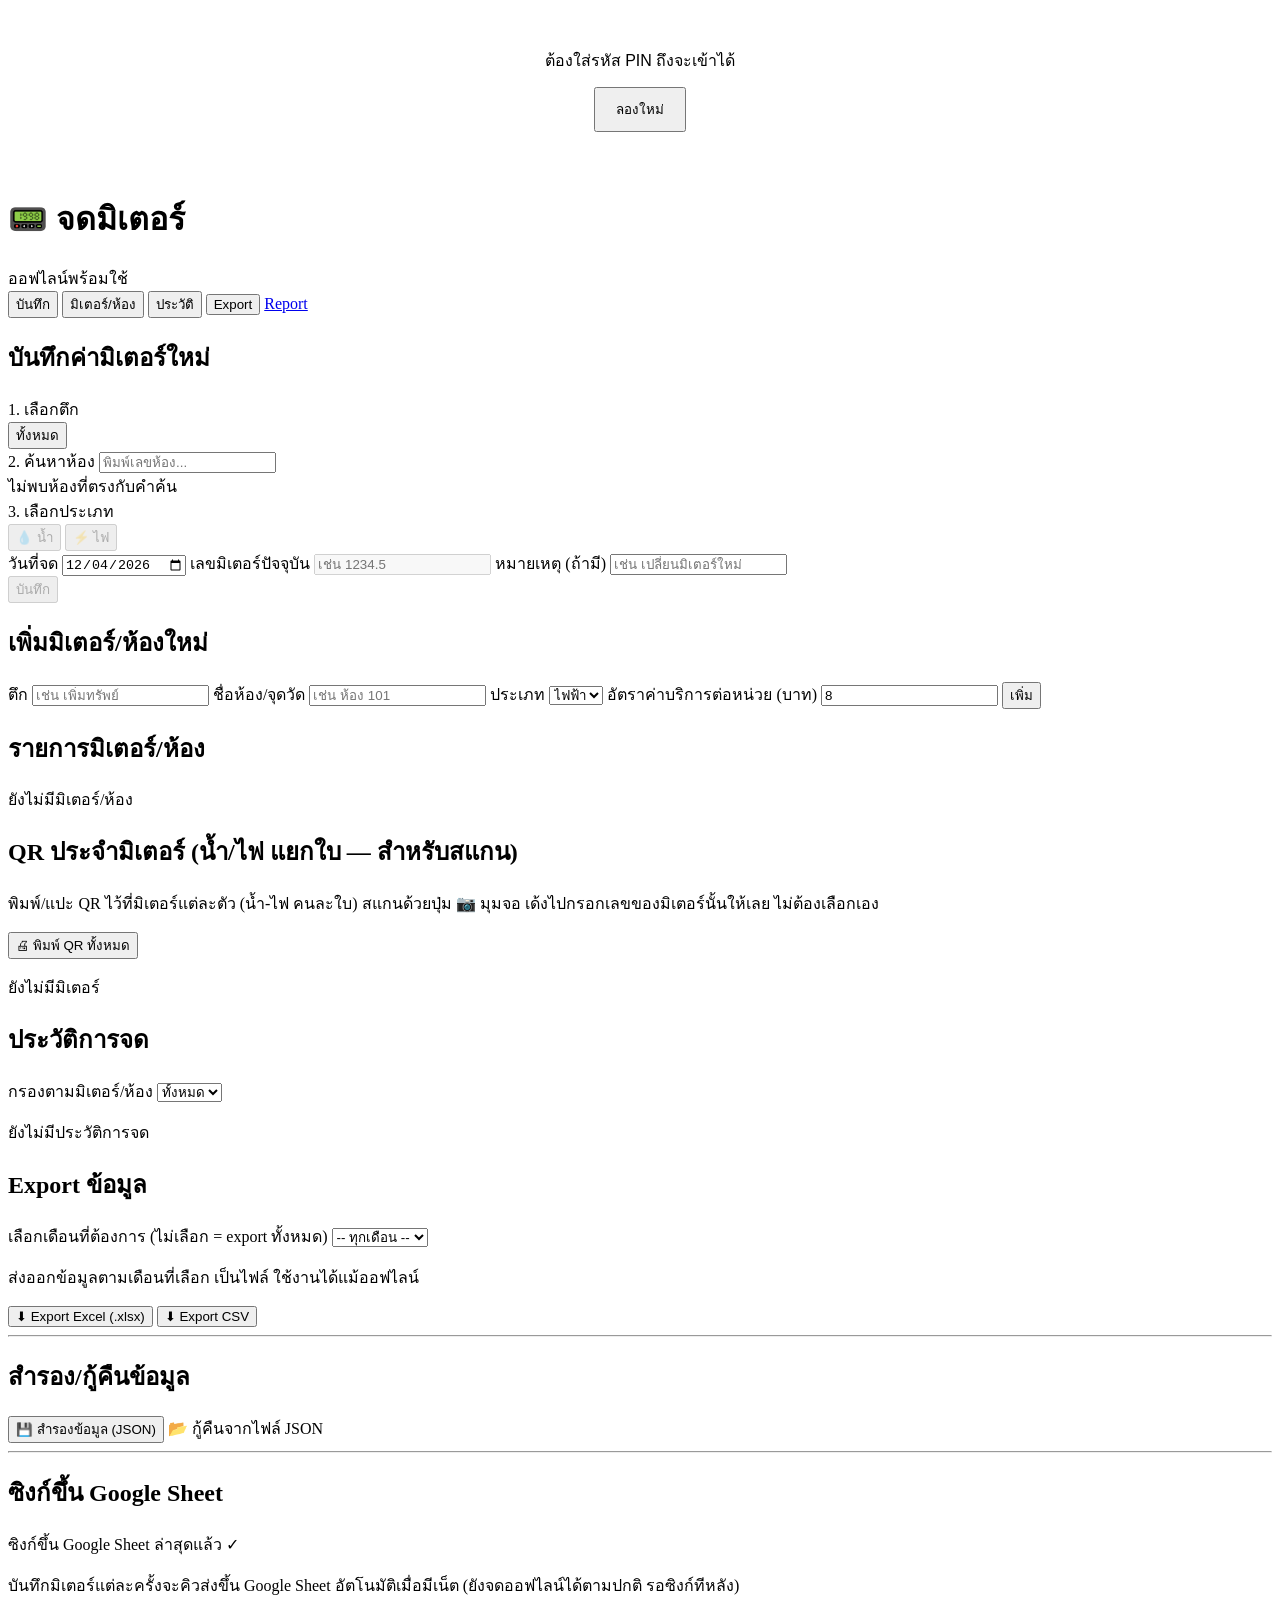
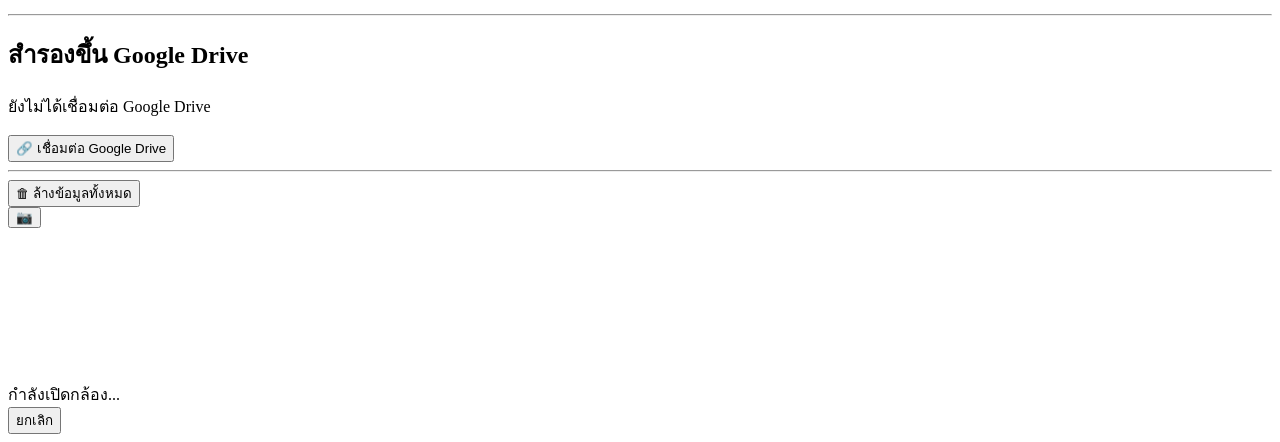
<file: index.html>
<!DOCTYPE html>
<html lang="th">
<head>
<meta charset="UTF-8">
<meta name="viewport" content="width=device-width, initial-scale=1.0, maximum-scale=1, user-scalable=no">
<title>จดมิเตอร์</title>
<link rel="manifest" href="manifest.json">
<meta name="theme-color" content="#1565c0">
<link rel="icon" href="icons/icon-192.png">
<link rel="apple-touch-icon" href="icons/icon-192.png">
<link rel="stylesheet" href="style.css">
<script>
// PIN gate เบาๆ กันคนเดินผ่านมาเปิดดู (ไม่ใช่ความปลอดภัยจริงจัง — ยังเรียก Apps Script
// endpoint ตรง ๆ ได้ถ้ารู้ URL) จำไว้ต่อแท็บ ปิดแท็บแล้วต้องใส่ใหม่
(function () {
  var PIN = '655655';
  var KEY = 'meterapp_pin_ok_v1';
  if (sessionStorage.getItem(KEY) === '1') return;
  document.documentElement.style.visibility = 'hidden';
  function ask() {
    var input = prompt('ใส่รหัส PIN');
    if (input === null) {
      document.documentElement.innerHTML = '<body style="font-family:sans-serif;padding:40px;text-align:center;">ต้องใส่รหัส PIN ถึงจะเข้าได้<br><button onclick="location.reload()" style="margin-top:14px;padding:10px 20px;">ลองใหม่</button></body>';
      document.documentElement.style.visibility = 'visible';
      return;
    }
    if (input === PIN) {
      sessionStorage.setItem(KEY, '1');
      document.documentElement.style.visibility = 'visible';
    } else {
      alert('รหัสไม่ถูกต้อง');
      ask();
    }
  }
  ask();
})();
</script>
</head>
<body>
<header class="topbar">
  <h1>📟 จดมิเตอร์</h1>
  <span id="offlineBadge" class="badge">ออฟไลน์พร้อมใช้</span>
</header>

<nav class="tabs">
  <button class="tab-btn active" data-tab="readings">บันทึก</button>
  <button class="tab-btn" data-tab="meters">มิเตอร์/ห้อง</button>
  <button class="tab-btn" data-tab="history">ประวัติ</button>
  <button class="tab-btn" data-tab="export">Export</button>
  <a class="tab-btn" href="report.html">Report</a>
</nav>

<main>
  <!-- TAB: บันทึกค่ามิเตอร์ -->
  <section id="tab-readings" class="tab-content active">
    <div class="card">
      <h2>บันทึกค่ามิเตอร์ใหม่</h2>

      <label>1. เลือกตึก</label>
      <div class="building-filter" id="buildingFilter"></div>

      <label>2. ค้นหาห้อง</label>
      <input type="text" id="roomSearch" placeholder="พิมพ์เลขห้อง...">
      <div class="room-list" id="roomList"></div>

      <label>3. เลือกประเภท</label>
      <div class="type-toggle">
        <button type="button" class="type-btn water" id="typeWaterBtn" disabled>
          <span class="icon">💧</span> น้ำ
        </button>
        <button type="button" class="type-btn electric" id="typeElectricBtn" disabled>
          <span class="icon">⚡</span> ไฟ
        </button>
      </div>

      <div class="selection-summary" id="selectionSummary">
        <div class="headline" id="summaryHeadline"></div>
        <div class="prev-line" id="prevInfo"></div>
      </div>
      <div id="sameDayWarning" class="same-day-warning"></div>

      <label>วันที่จด</label>
      <input type="date" id="readingDate">

      <label>เลขมิเตอร์ปัจจุบัน</label>
      <input type="number" step="0.01" id="currentReading" placeholder="เช่น 1234.5" disabled>

      <label>หมายเหตุ (ถ้ามี)</label>
      <input type="text" id="readingNote" placeholder="เช่น เปลี่ยนมิเตอร์ใหม่">

      <div id="calcPreview" class="calc-preview"></div>

      <button id="saveReadingBtn" class="btn-primary" disabled>บันทึก</button>
    </div>
  </section>

  <!-- TAB: จัดการมิเตอร์/ห้อง -->
  <section id="tab-meters" class="tab-content">
    <div class="card">
      <h2>เพิ่มมิเตอร์/ห้องใหม่</h2>
      <label>ตึก</label>
      <input type="text" id="meterBuilding" placeholder="เช่น เพิ่มทรัพย์">
      <label>ชื่อห้อง/จุดวัด</label>
      <input type="text" id="meterName" placeholder="เช่น ห้อง 101">
      <label>ประเภท</label>
      <select id="meterType">
        <option value="electric">ไฟฟ้า</option>
        <option value="water">น้ำ</option>
      </select>
      <label>อัตราค่าบริการต่อหน่วย (บาท)</label>
      <input type="number" step="0.01" id="meterRate" value="8">
      <button id="addMeterBtn" class="btn-primary">เพิ่ม</button>
    </div>
    <div class="card">
      <h2>รายการมิเตอร์/ห้อง</h2>
      <div id="meterList" class="list"></div>
    </div>
    <div class="card">
      <h2>QR ประจำมิเตอร์ (น้ำ/ไฟ แยกใบ — สำหรับสแกน)</h2>
      <p class="hint">พิมพ์/แปะ QR ไว้ที่มิเตอร์แต่ละตัว (น้ำ-ไฟ คนละใบ) สแกนด้วยปุ่ม 📷 มุมจอ เด้งไปกรอกเลขของมิเตอร์นั้นให้เลย ไม่ต้องเลือกเอง</p>
      <button id="printAllQRBtn" class="btn-secondary">🖨 พิมพ์ QR ทั้งหมด</button>
      <div id="roomQRList" class="qr-room-list"></div>
    </div>
  </section>

  <!-- TAB: ประวัติ -->
  <section id="tab-history" class="tab-content">
    <div class="card">
      <h2>ประวัติการจด</h2>
      <label>กรองตามมิเตอร์/ห้อง</label>
      <select id="historyFilter"></select>
      <div id="historyList" class="list"></div>
    </div>
  </section>

  <!-- TAB: Export -->
  <section id="tab-export" class="tab-content">
    <div class="card">
      <h2>Export ข้อมูล</h2>
      <label>เลือกเดือนที่ต้องการ (ไม่เลือก = export ทั้งหมด)</label>
      <select id="exportMonthSelect"><option value="">-- ทุกเดือน --</option></select>
      <p class="hint">ส่งออกข้อมูลตามเดือนที่เลือก เป็นไฟล์ ใช้งานได้แม้ออฟไลน์</p>
      <button id="exportExcelBtn" class="btn-primary">⬇ Export Excel (.xlsx)</button>
      <button id="exportCsvBtn" class="btn-secondary">⬇ Export CSV</button>
      <hr>
      <h2>สำรอง/กู้คืนข้อมูล</h2>
      <button id="backupBtn" class="btn-secondary">💾 สำรองข้อมูล (JSON)</button>
      <label class="file-label">📂 กู้คืนจากไฟล์ JSON
        <input type="file" id="restoreFile" accept="application/json" hidden>
      </label>
      <hr>
      <h2>ซิงก์ขึ้น Google Sheet</h2>
      <p class="hint" id="sheetSyncStatus">ยังไม่ได้ตั้งค่า Google Sheet sync</p>
      <p class="hint">บันทึกมิเตอร์แต่ละครั้งจะคิวส่งขึ้น Google Sheet อัตโนมัติเมื่อมีเน็ต (ยังจดออฟไลน์ได้ตามปกติ รอซิงก์ทีหลัง)</p>
      <hr>
      <h2>สำรองขึ้น Google Drive</h2>
      <p class="hint" id="driveStatus">ยังไม่ได้เชื่อมต่อ Google Drive</p>
      <button id="driveConnectBtn" class="btn-secondary">🔗 เชื่อมต่อ Google Drive</button>
      <button id="driveBackupBtn" class="btn-primary" style="display:none;">☁️ สำรองขึ้น Drive ตอนนี้</button>
      <hr>
      <button id="clearAllBtn" class="btn-danger">🗑 ล้างข้อมูลทั้งหมด</button>
    </div>
  </section>
</main>

<div id="toast" class="toast"></div>

<button id="qrFab" class="qr-fab" title="สแกน QR ห้อง">📷</button>

<div id="qrScanModal" class="qr-scan-modal">
  <div class="qr-scan-box">
    <video id="qrScanVideo" autoplay muted playsinline></video>
    <canvas id="qrScanCanvas" style="display:none;"></canvas>
    <div id="qrScanStatus" class="qr-scan-status">กำลังเปิดกล้อง...</div>
    <button id="qrScanCancelBtn" class="btn-secondary">ยกเลิก</button>
  </div>
</div>

<script src="https://accounts.google.com/gsi/client" async defer></script>
<script src="xlsx.full.min.js"></script>
<script src="sync.js"></script>
<script src="app.js"></script>
<script src="drive.js"></script>
<script src="jsQR.js"></script>
<script src="qrcode.min.js"></script>
<script src="qr.js"></script>
</body>
</html>
</file>
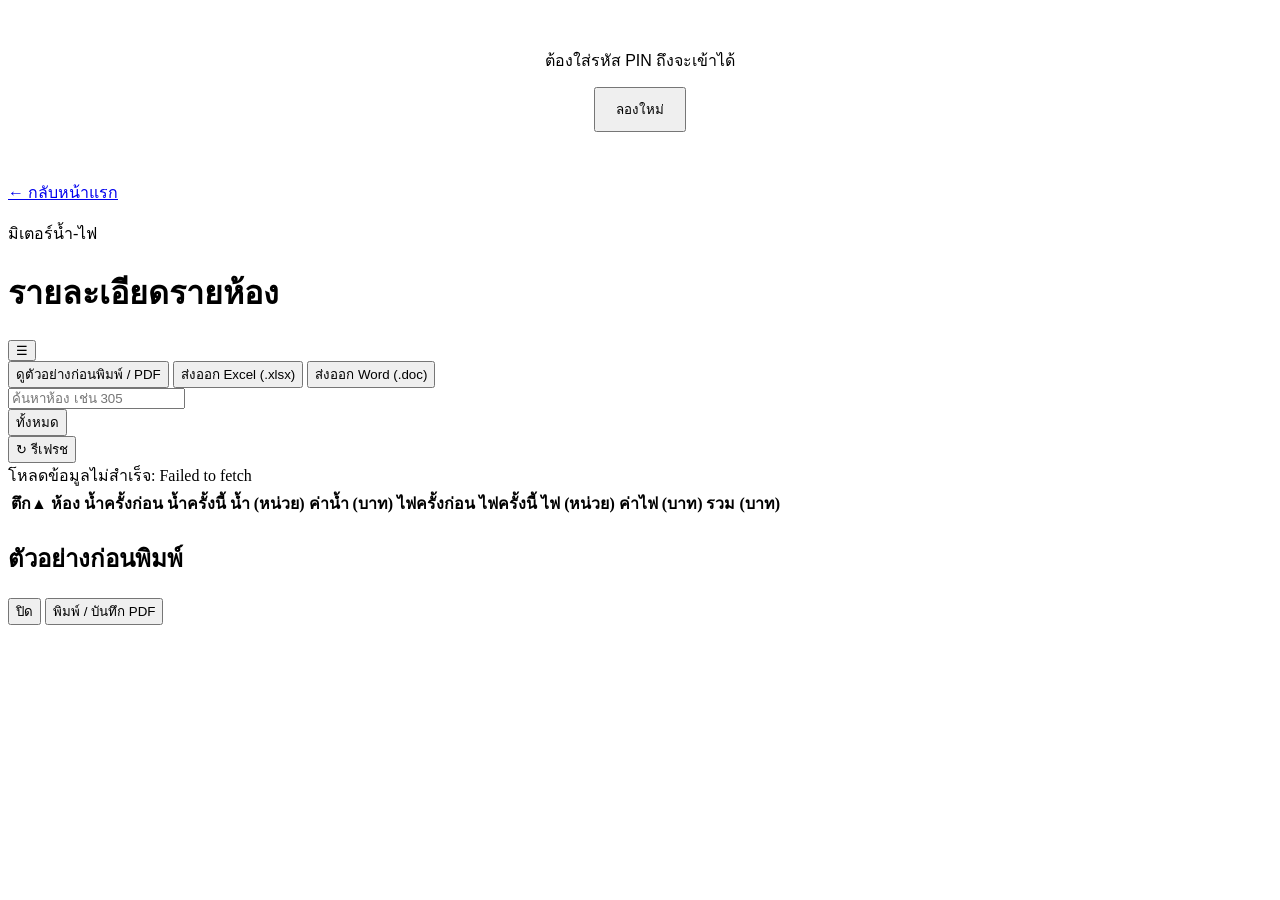
<file: report.html>
<!DOCTYPE html>
<html lang="th">
<head>
<meta charset="UTF-8">
<meta name="viewport" content="width=device-width, initial-scale=1.0">
<title>รายละเอียดรายห้อง — มิเตอร์น้ำ-ไฟ</title>
<script>
// PIN gate เบาๆ กันคนเดินผ่านมาเปิดดู (เหมือน index.html) — ใช้ key เดียวกันเพื่อ
// ไม่ต้องใส่ซ้ำถ้าเพิ่งใส่ที่หน้าจดมาแล้วในแท็บเดียวกัน
(function () {
  var PIN = '655655';
  var KEY = 'meterapp_pin_ok_v1';
  if (sessionStorage.getItem(KEY) === '1') return;
  document.documentElement.style.visibility = 'hidden';
  function ask() {
    var input = prompt('ใส่รหัส PIN');
    if (input === null) {
      document.documentElement.innerHTML = '<body style="font-family:sans-serif;padding:40px;text-align:center;">ต้องใส่รหัส PIN ถึงจะเข้าได้<br><button onclick="location.reload()" style="margin-top:14px;padding:10px 20px;">ลองใหม่</button></body>';
      document.documentElement.style.visibility = 'visible';
      return;
    }
    if (input === PIN) {
      sessionStorage.setItem(KEY, '1');
      document.documentElement.style.visibility = 'visible';
    } else {
      alert('รหัสไม่ถูกต้อง');
      ask();
    }
  }
  ask();
})();
</script>
<link rel="preconnect" href="https://fonts.googleapis.com">
<link rel="preconnect" href="https://fonts.gstatic.com" crossorigin>
<link href="https://fonts.googleapis.com/css2?family=IBM+Plex+Sans+Thai:wght@400;500;600;700&display=swap" rel="stylesheet">
<style>
  :root {
    --bg: #f0f2f5;
    --card-bg: #ffffff;
    --border: #e1e4e8;
    --text: #1a1a1a;
    --text-muted: #6b7280;
    --head-bg: #f7f8fa;
    --row-hover: #f5f7fa;
    --accent: #1565c0;
    --focus-ring: #1565c0;
    --warning: #c62828;
    --bar: #c7d7ef;
    --input-bg: #fafafa;
    --input-border: #ccc;
    --btn-bg: #eef1f5;
    --btn-active-bg: #1565c0;
    --btn-active-text: #ffffff;
  }
  @media (prefers-color-scheme: dark) {
    :root {
      --bg: #15181c;
      --card-bg: #1e2227;
      --border: #30353c;
      --text: #e8e9eb;
      --text-muted: #9aa0a8;
      --head-bg: #262b31;
      --row-hover: #262b31;
      --accent: #5b9bf0;
      --focus-ring: #5b9bf0;
      --warning: #ef6b6b;
      --bar: #2e3c57;
      --input-bg: #262b31;
      --input-border: #3a4149;
      --btn-bg: #262b31;
      --btn-active-bg: #5b9bf0;
      --btn-active-text: #10141a;
    }
  }
  * { box-sizing: border-box; }
  html, body {
    margin: 0;
    padding: 0;
    overflow-x: hidden;
    background: var(--bg);
    color: var(--text);
  }
  body {
    font-family: "IBM Plex Sans Thai", "Noto Sans Thai", -apple-system, "Segoe UI", Roboto, sans-serif;
    padding: 20px 14px 40px;
  }
  .card {
    max-width: 1400px;
    margin: 0 auto;
    background: var(--card-bg);
    border: 1px solid var(--border);
    border-radius: 12px;
    padding: 20px;
  }
  .back-link {
    display: inline-block;
    margin-bottom: 10px;
    font-size: 13px;
    color: var(--accent);
    text-decoration: none;
  }
  .back-link:focus-visible {
    outline: 2px solid var(--focus-ring);
    outline-offset: 2px;
  }
  .eyebrow {
    margin: 0 0 4px;
    font-size: 13px;
    color: var(--text-muted);
  }
  h1 {
    margin: 0 0 16px;
    font-size: 22px;
    font-weight: 700;
  }
  .controls {
    display: flex;
    flex-wrap: wrap;
    gap: 10px;
    margin-bottom: 14px;
  }
  #searchInput {
    flex: 1 1 220px;
    min-width: 160px;
    padding: 10px 12px;
    font-size: 15px;
    font-family: inherit;
    border: 1px solid var(--input-border);
    border-radius: 8px;
    background: var(--input-bg);
    color: var(--text);
  }
  #searchInput:focus-visible {
    outline: 2px solid var(--focus-ring);
    outline-offset: 1px;
  }
  .building-filter {
    display: flex;
    gap: 6px;
    flex-wrap: wrap;
  }
  .filter-btn {
    padding: 10px 14px;
    font-size: 14px;
    font-family: inherit;
    font-weight: 500;
    border: 1px solid var(--input-border);
    border-radius: 8px;
    background: var(--btn-bg);
    color: var(--text);
    cursor: pointer;
  }
  .filter-btn.active {
    background: var(--btn-active-bg);
    color: var(--btn-active-text);
    border-color: var(--btn-active-bg);
  }
  .filter-btn:focus-visible,
  .filter-btn:focus-visible {
    outline: 2px solid var(--focus-ring);
    outline-offset: 2px;
  }
  .header-row {
    display: flex;
    align-items: flex-start;
    justify-content: space-between;
    gap: 10px;
  }
  .menu-wrap {
    position: relative;
    flex-shrink: 0;
  }
  .menu-btn {
    width: 36px;
    height: 36px;
    font-size: 20px;
    line-height: 1;
    border: 1px solid var(--input-border);
    border-radius: 8px;
    background: var(--btn-bg);
    color: var(--text);
    cursor: pointer;
  }
  .menu-btn:focus-visible {
    outline: 2px solid var(--focus-ring);
    outline-offset: 2px;
  }
  .menu-dropdown {
    display: none;
    position: absolute;
    right: 0;
    top: calc(100% + 6px);
    min-width: 200px;
    background: var(--card-bg);
    border: 1px solid var(--border);
    border-radius: 8px;
    box-shadow: 0 4px 16px rgba(0,0,0,0.15);
    overflow: hidden;
    z-index: 20;
  }
  .menu-dropdown.open { display: block; }
  .menu-dropdown button {
    display: block;
    width: 100%;
    text-align: left;
    padding: 10px 14px;
    font-size: 14px;
    font-family: inherit;
    border: none;
    background: none;
    color: var(--text);
    cursor: pointer;
  }
  .menu-dropdown button:hover,
  .menu-dropdown button:focus-visible {
    background: var(--row-hover);
    outline: none;
  }
  .status {
    font-size: 13px;
    color: var(--text-muted);
    margin-bottom: 10px;
    min-height: 18px;
  }
  .status.error { color: var(--warning); }
  .table-wrap {
    max-height: 30rem;
    overflow: auto;
    border: 1px solid var(--border);
    border-radius: 8px;
  }
  table {
    border-collapse: collapse;
    width: 100%;
    min-width: 920px;
    font-size: 13px;
  }
  thead th {
    position: sticky;
    top: 0;
    z-index: 1;
    background: var(--head-bg);
    text-align: left;
    padding: 9px 9px;
    font-weight: 600;
    white-space: nowrap;
    border-bottom: 1px solid var(--border);
    cursor: pointer;
    user-select: none;
  }
  thead th:focus-visible {
    outline: 2px solid var(--focus-ring);
    outline-offset: -2px;
  }
  thead th .arrow {
    display: inline-block;
    width: 1em;
    opacity: 0.6;
    font-size: 11px;
  }
  td {
    padding: 7px 9px;
    border-bottom: 1px solid var(--border);
    white-space: nowrap;
  }
  tbody tr:hover { background: var(--row-hover); }
  tbody tr:last-child td { border-bottom: none; }
  td.num, th.num {
    text-align: right;
    font-variant-numeric: tabular-nums;
  }
  td.warning { color: var(--warning); font-weight: 600; }
  .total-cell {
    display: flex;
    align-items: center;
    justify-content: flex-end;
    gap: 8px;
  }
  .total-bar-track {
    width: 56px;
    height: 6px;
    border-radius: 3px;
    background: var(--border);
    overflow: hidden;
    flex-shrink: 0;
  }
  .total-bar-fill {
    height: 100%;
    background: var(--bar);
    border-radius: 3px;
  }
  .empty-row td {
    text-align: center;
    color: var(--text-muted);
    padding: 24px 12px;
    white-space: normal;
  }
  .preview-overlay {
    display: none;
    position: fixed;
    inset: 0;
    background: rgba(0,0,0,0.5);
    z-index: 50;
    padding: 20px;
    overflow: auto;
  }
  .preview-overlay.open { display: flex; justify-content: center; align-items: flex-start; }
  .preview-box {
    background: var(--card-bg);
    border-radius: 12px;
    max-width: 860px;
    width: 100%;
    padding: 20px;
    color: var(--text);
  }
  .preview-toolbar {
    display: flex;
    justify-content: space-between;
    align-items: center;
    margin-bottom: 14px;
    gap: 10px;
  }
  .preview-toolbar h2 {
    margin: 0;
    font-size: 17px;
  }
  .preview-actions { display: flex; gap: 8px; }
  .preview-actions button {
    padding: 8px 14px;
    font-size: 14px;
    font-family: inherit;
    font-weight: 500;
    border: 1px solid var(--input-border);
    border-radius: 8px;
    background: var(--btn-bg);
    color: var(--text);
    cursor: pointer;
  }
  .preview-actions .primary {
    background: var(--btn-active-bg);
    color: var(--btn-active-text);
    border-color: var(--btn-active-bg);
  }
  #previewContent {
    border: 1px solid var(--border);
    border-radius: 8px;
    padding: 16px;
    max-height: 70vh;
    overflow: auto;
  }
  #previewContent table {
    width: 100%;
    border-collapse: collapse;
    font-size: 13px;
    min-width: 0;
  }
  #previewContent th, #previewContent td {
    border: 1px solid #ccc;
    padding: 6px 8px;
    white-space: nowrap;
  }
  #previewContent th.num, #previewContent td.num { text-align: right; font-variant-numeric: tabular-nums; }
  #previewContent h3 { margin: 0 0 10px; font-size: 16px; }
  @media print {
    /* ใช้ display:none ซ่อนทุกอย่างนอก #previewContent ไม่ใช่ visibility:hidden —
       visibility:hidden ยังกินพื้นที่ใน layout อยู่ (แค่มองไม่เห็น) ทำให้เกิดช่องว่าง
       เปล่าๆ ด้านบนหน้ากระดาษเท่าความสูงของ .card เดิม (เคยเกิดบั๊กนี้จริง) ส่วน
       position:fixed ของ overlay ก็ใช้ไม่ได้เพราะเบราว์เซอร์ส่วนใหญ่โชว์ element แบบ fixed
       แค่หน้าแรกตอนพิมพ์ ทำให้ตารางยาวถูกตัดเหลือหน้าเดียว (บั๊กที่แก้ไปรอบก่อน) —
       display:none แก้ได้ทั้งสองปัญหาพร้อมกัน: ไม่กินพื้นที่ และไหลหลายหน้าได้ตามจริง */
    body > *:not(#previewOverlay) { display: none !important; }
    .preview-overlay {
      display: block !important;
      position: static !important;
      inset: auto !important;
      overflow: visible !important;
      background: none !important;
      padding: 0 !important;
    }
    .preview-box {
      max-width: none !important;
      width: auto !important;
      padding: 0 !important;
    }
    .preview-toolbar { display: none !important; }
    #previewContent {
      position: static !important;
      width: 100%;
      border: none; max-height: none; overflow: visible;
    }
    #previewContent table { page-break-inside: auto; }
    #previewContent tr { page-break-inside: avoid; page-break-after: auto; }
    #previewContent thead { display: table-header-group; }
  }
</style>
</head>
<body>
<div class="card">
  <a href="index.html" class="back-link">&larr; กลับหน้าแรก</a>
  <p class="eyebrow" id="eyebrow">มิเตอร์น้ำ-ไฟ</p>
  <div class="header-row">
    <h1 id="h1Text">รายละเอียดรายห้อง</h1>
    <div class="menu-wrap">
      <button type="button" class="menu-btn" id="menuBtn" aria-label="เมนูส่งออก" aria-haspopup="true" aria-expanded="false">&#9776;</button>
      <div class="menu-dropdown" id="menuDropdown" role="menu">
        <button type="button" data-action="preview-print" role="menuitem">ดูตัวอย่างก่อนพิมพ์ / PDF</button>
        <button type="button" data-action="excel" role="menuitem">ส่งออก Excel (.xlsx)</button>
        <button type="button" data-action="word" role="menuitem">ส่งออก Word (.doc)</button>
      </div>
    </div>
  </div>
  <div class="controls">
    <input type="search" id="searchInput" placeholder="ค้นหาห้อง เช่น 305" aria-label="ค้นหาห้อง">
    <div class="building-filter" role="group" aria-label="กรองตึก" id="buildingFilter">
      <button type="button" class="filter-btn active" data-building="all">ทั้งหมด</button>
    </div>
    <button type="button" class="filter-btn" id="refreshBtn" aria-label="รีเฟรชข้อมูล">↻ รีเฟรช</button>
  </div>
  <div class="status" id="statusMsg">กำลังโหลดข้อมูล...</div>
  <div class="table-wrap">
    <table id="reportTable">
      <thead>
        <tr>
          <th data-key="building" data-type="text" tabindex="0" aria-sort="ascending">ตึก<span class="arrow">▲</span></th>
          <th data-key="room" data-type="natural" tabindex="0">ห้อง<span class="arrow"></span></th>
          <th class="num" data-key="waterPrev" data-type="number" tabindex="0">น้ำครั้งก่อน<span class="arrow"></span></th>
          <th class="num" data-key="waterCurr" data-type="number" tabindex="0">น้ำครั้งนี้<span class="arrow"></span></th>
          <th class="num" data-key="waterUnits" data-type="number" tabindex="0">น้ำ (หน่วย)<span class="arrow"></span></th>
          <th class="num" data-key="waterCost" data-type="number" tabindex="0">ค่าน้ำ (บาท)<span class="arrow"></span></th>
          <th class="num" data-key="elecPrev" data-type="number" tabindex="0">ไฟครั้งก่อน<span class="arrow"></span></th>
          <th class="num" data-key="elecCurr" data-type="number" tabindex="0">ไฟครั้งนี้<span class="arrow"></span></th>
          <th class="num" data-key="elecUnits" data-type="number" tabindex="0">ไฟ (หน่วย)<span class="arrow"></span></th>
          <th class="num" data-key="elecCost" data-type="number" tabindex="0">ค่าไฟ (บาท)<span class="arrow"></span></th>
          <th class="num" data-key="total" data-type="number" tabindex="0">รวม (บาท)<span class="arrow"></span></th>
        </tr>
      </thead>
      <tbody id="tbody"></tbody>
    </table>
  </div>
</div>

<div class="preview-overlay" id="previewOverlay">
  <div class="preview-box">
    <div class="preview-toolbar">
      <h2>ตัวอย่างก่อนพิมพ์</h2>
      <div class="preview-actions">
        <button type="button" id="previewCloseBtn">ปิด</button>
        <button type="button" class="primary" id="previewPrintBtn">พิมพ์ / บันทึก PDF</button>
      </div>
    </div>
    <div id="previewContent"></div>
  </div>
</div>

<script>
// ===== ตั้งค่า =====
// URL Apps Script Web App เดียวกับที่ sync.js ใช้ (รองรับ GET ?action=export)
const SHEET_WEBAPP_URL = 'https://script.google.com/macros/s/AKfycbyCBp1Si7VkhekLIH2t1PAe4UpXelHzs3YTgyUdE555slItPnVg4igMiI-rckWd4H9_/exec';
// Shared-secret token ต้องตรงกับ SHARED_TOKEN ใน apps-script-project/Code.js
const SHEET_SYNC_TOKEN = 'Bh2Aql0PGVci1Mga9dxh9NfzSB0tBVkH';

// หน่วยไฟต่อเดือนที่ถือว่าสูงผิดปกติ — ตัวเลขนี้แก้ได้ง่ายที่เดียว
const ELECTRIC_WARNING_UNITS = 150;

const THAI_MONTHS = ['', 'มกราคม', 'กุมภาพันธ์', 'มีนาคม', 'เมษายน', 'พฤษภาคม', 'มิถุนายน',
  'กรกฎาคม', 'สิงหาคม', 'กันยายน', 'ตุลาคม', 'พฤศจิกายน', 'ธันวาคม'];
// ตัวย่อเดือนไทย ใช้โชว์ "รอบเรียกเก็บ" (เดือนถัดจากเดือนที่จดจริง เพราะบิลออกเดือนถัดไปเสมอ)
const THAI_MONTHS_ABBR = ['', 'ม.ค.', 'ก.พ.', 'มี.ค.', 'เม.ย.', 'พ.ค.', 'มิ.ย.',
  'ก.ค.', 'ส.ค.', 'ก.ย.', 'ต.ค.', 'พ.ย.', 'ธ.ค.'];

const numFmt = new Intl.NumberFormat('th-TH', { maximumFractionDigits: 0 });

let fullRows = [];       // ข้อมูลหลังรวม pivot ทั้งหมด (ยังไม่กรอง)
let currentBuilding = 'all';
let sortKey = 'building';
let sortDir = 'asc';
let maxTotal = 0;

// ลำดับตึกที่ต้องการให้เรียงเป็นค่าเริ่มต้นเสมอ — แก้ลำดับ/เพิ่มตึกใหม่ได้ที่นี่ที่เดียว
// ตึกที่ไม่อยู่ในลิสต์นี้ (เช่นเพิ่มเข้ามาใหม่แล้วยังไม่ได้แก้ตรงนี้) จะถูกเรียงไปต่อท้ายสุด
const BUILDING_ORDER = ['เพิ่มทรัพย์', 'ปานมณี', 'บ้านเช่า'];

function buildingSortIndex(building) {
  const idx = BUILDING_ORDER.indexOf(building);
  return idx === -1 ? BUILDING_ORDER.length : idx;
}

function naturalCompare(a, b) {
  const ax = String(a).match(/\d+|\D+/g) || [];
  const bx = String(b).match(/\d+|\D+/g) || [];
  const len = Math.max(ax.length, bx.length);
  for (let i = 0; i < len; i++) {
    const av = ax[i] || '';
    const bv = bx[i] || '';
    const an = parseInt(av, 10);
    const bn = parseInt(bv, 10);
    if (!isNaN(an) && !isNaN(bn)) {
      if (an !== bn) return an - bn;
    } else if (av !== bv) {
      return av.localeCompare(bv, 'th');
    }
  }
  return 0;
}

function setStatus(msg, isError) {
  const el = document.getElementById('statusMsg');
  el.textContent = msg;
  el.classList.toggle('error', !!isError);
}

async function loadData() {
  try {
    setStatus('กำลังโหลดข้อมูล...');
    // no-store กัน browser cache ข้อมูลเก่าค้าง (export endpoint ไม่มี cache-busting param ในตัวเอง)
    const resp = await fetch(SHEET_WEBAPP_URL + '?action=export&token=' + encodeURIComponent(SHEET_SYNC_TOKEN), { cache: 'no-store' });
    const data = await resp.json();
    if (!data || !data.ok || !Array.isArray(data.readings)) {
      throw new Error('รูปแบบข้อมูลไม่ถูกต้อง');
    }
    buildReport(data.readings);
  } catch (err) {
    setStatus('โหลดข้อมูลไม่สำเร็จ: ' + (err && err.message ? err.message : err), true);
  }
}

function buildReport(readings) {
  const valid = readings.filter(r => r.building || r.meterName);
  if (valid.length === 0) {
    setStatus('ไม่มีข้อมูลในชีต', true);
    renderRows([]);
    return;
  }

  // หารอบจดล่าสุด (เดือนที่มากที่สุดจากวันที่จดจริง) แล้วใช้เฉพาะรอบนั้น
  const months = valid.map(r => (r.date || '').slice(0, 7)).filter(Boolean).sort();
  const latestMonth = months[months.length - 1] || '';
  const cycleReadings = latestMonth
    ? valid.filter(r => (r.date || '').slice(0, 7) === latestMonth)
    : valid;

  // อัปเดตหัวเรื่องเล็กด้านบนตามเดือนจริงจากข้อมูล — แสดงเป็น "รอบเรียกเก็บ" คือเดือน
  // ถัดจากเดือนที่จดมิเตอร์จริงเสมอ (เช่น จดเดือน ต.ค. จะเรียกเก็บบิลเดือน พ.ย.)
  if (latestMonth) {
    const parts = latestMonth.split('-');
    const y = parseInt(parts[0], 10);
    const mo = parseInt(parts[1], 10);
    let billMo = mo + 1;
    let billY = y;
    if (billMo > 12) { billMo = 1; billY += 1; }
    const label = (THAI_MONTHS_ABBR[billMo] || '') + ' ' + (billY + 543);
    document.getElementById('eyebrow').textContent = 'มิเตอร์น้ำ-ไฟ · รอบเรียกเก็บ ' + label;
  } else {
    document.getElementById('eyebrow').textContent = 'มิเตอร์น้ำ-ไฟ';
  }

  // Pivot: 1 แถวต่อ (ตึก + ห้อง)
  // หมายเหตุสำคัญ: ถ้าห้องเดียวกันถูกจดมิเตอร์มากกว่า 1 ครั้งในเดือนเดียวกัน (เช่น จด
  // กลางเดือนแล้วจดซ้ำปลายเดือน) ต้องใช้แค่ "ครั้งล่าสุด" ของแต่ละประเภทเท่านั้น ห้าม
  // บวกหน่วย/ค่าใช้จ่ายของหลายรอบรวมกัน ไม่งั้นค่าที่แสดงจะไม่ตรงกับ หน่วย×อัตรา
  // (เคยเกิดบั๊กนี้จริง — ห้อง A3 ไฟขึ้น 341 หน่วย เพราะบวก 167+174 ของ 2 รอบในเดือนเดียวกัน)
  const map = new Map();
  cycleReadings.forEach(r => {
    const key = (r.building || '') + '||' + (r.meterName || '');
    if (!map.has(key)) {
      map.set(key, {
        building: r.building || '',
        room: r.meterName || '',
        waterPrev: null,
        waterCurr: null,
        waterUnits: 0,
        waterCost: 0,
        waterDate: '',
        elecPrev: null,
        elecCurr: null,
        elecUnits: 0,
        elecCost: 0,
        elecDate: '',
      });
    }
    const row = map.get(key);
    const units = Number(r.consumed) || 0;
    const cost = Number(r.cost) || 0;
    const rDate = r.date || '';
    if (r.type === 'water') {
      if (rDate < row.waterDate) return; // มีรอบที่ใหม่กว่าอยู่แล้ว ข้ามรอบเก่า
      row.waterUnits = units;
      row.waterCost = cost;
      row.waterPrev = r.prevValue;
      row.waterCurr = r.value;
      row.waterDate = rDate;
    } else {
      if (rDate < row.elecDate) return;
      row.elecUnits = units;
      row.elecCost = cost;
      row.elecPrev = r.prevValue;
      row.elecCurr = r.value;
      row.elecDate = rDate;
    }
  });

  fullRows = Array.from(map.values()).map(row => ({
    ...row,
    total: row.waterCost + row.elecCost,
  }));
  maxTotal = fullRows.reduce((m, r) => Math.max(m, r.total), 0);

  renderBuildingFilterButtons();
  setStatus('ข้อมูล ' + fullRows.length + ' ห้อง');
  applyFiltersAndRender();
}

// สร้างปุ่มกรองตึกจากข้อมูลจริงในชีตเสมอ (ไม่ hardcode ชื่อตึก) กันกรณีมีตึกใหม่
// เพิ่มเข้ามาในอนาคตแล้วปุ่มกรองไม่อัปเดตตาม (เช่นเคย hardcode แค่ 2 ตึกไว้ ตอนมีตึกที่ 3
// เข้ามาจริงในชีตแล้วปุ่มกรองไม่โผล่ ต้องแก้โค้ดเองถึงจะกรองได้)
function renderBuildingFilterButtons() {
  const wrap = document.getElementById('buildingFilter');
  if (!wrap) return;
  const buildings = Array.from(new Set(fullRows.map(r => r.building).filter(Boolean))).sort((a, b) => a.localeCompare(b, 'th'));
  // ถ้าตึกที่เลือกอยู่ไม่มีอยู่ในข้อมูลแล้ว (เช่นข้อมูลเปลี่ยนไปหลัง refresh) กลับไปที่ "ทั้งหมด"
  if (currentBuilding !== 'all' && !buildings.includes(currentBuilding)) {
    currentBuilding = 'all';
  }
  wrap.innerHTML = '';
  const allBtn = document.createElement('button');
  allBtn.type = 'button';
  allBtn.className = 'filter-btn' + (currentBuilding === 'all' ? ' active' : '');
  allBtn.dataset.building = 'all';
  allBtn.textContent = 'ทั้งหมด';
  wrap.appendChild(allBtn);
  buildings.forEach(b => {
    const btn = document.createElement('button');
    btn.type = 'button';
    btn.className = 'filter-btn' + (currentBuilding === b ? ' active' : '');
    btn.dataset.building = b;
    btn.textContent = b;
    wrap.appendChild(btn);
  });
  attachBuildingFilterHandlers();
}

function attachBuildingFilterHandlers() {
  document.querySelectorAll('.filter-btn[data-building]').forEach(btn => {
    btn.addEventListener('click', () => {
      document.querySelectorAll('.filter-btn[data-building]').forEach(b => b.classList.remove('active'));
      btn.classList.add('active');
      currentBuilding = btn.dataset.building;
      applyFiltersAndRender();
    });
  });
}

function applyFiltersAndRender() {
  const query = document.getElementById('searchInput').value.trim().toLowerCase();
  let rows = fullRows.slice();

  if (currentBuilding !== 'all') {
    rows = rows.filter(r => r.building === currentBuilding);
  }
  if (query) {
    rows = rows.filter(r => r.room.toLowerCase().includes(query));
  }

  rows.sort((a, b) => {
    let cmp;
    const col = sortKey;
    if (col === 'room') {
      cmp = naturalCompare(a.room, b.room);
    } else if (col === 'building') {
      cmp = buildingSortIndex(a.building) - buildingSortIndex(b.building);
      if (cmp === 0) cmp = naturalCompare(a.room, b.room); // ตึกเดียวกัน เรียงเลขห้องต่อเสมอ
    } else {
      cmp = (a[col] || 0) - (b[col] || 0);
    }
    return sortDir === 'asc' ? cmp : -cmp;
  });

  renderRows(rows, query);
}

function fmtMeter(v) {
  return (v === null || v === undefined || v === '') ? '—' : numFmt.format(Number(v));
}

function renderRows(rows, hadQuery) {
  const tbody = document.getElementById('tbody');
  tbody.innerHTML = '';

  if (rows.length === 0) {
    const tr = document.createElement('tr');
    tr.className = 'empty-row';
    const td = document.createElement('td');
    td.colSpan = 11;
    td.textContent = 'ไม่พบห้องที่ตรงกับคำค้น';
    tr.appendChild(td);
    tbody.appendChild(tr);
    return;
  }

  rows.forEach(r => {
    const tr = document.createElement('tr');

    const tdBuilding = document.createElement('td');
    tdBuilding.textContent = r.building;
    tr.appendChild(tdBuilding);

    const tdRoom = document.createElement('td');
    tdRoom.textContent = r.room;
    tr.appendChild(tdRoom);

    const tdWaterPrev = document.createElement('td');
    tdWaterPrev.className = 'num';
    tdWaterPrev.textContent = fmtMeter(r.waterPrev);
    tr.appendChild(tdWaterPrev);

    const tdWaterCurr = document.createElement('td');
    tdWaterCurr.className = 'num';
    tdWaterCurr.textContent = fmtMeter(r.waterCurr);
    tr.appendChild(tdWaterCurr);

    const tdWaterUnits = document.createElement('td');
    tdWaterUnits.className = 'num';
    tdWaterUnits.textContent = numFmt.format(r.waterUnits);
    tr.appendChild(tdWaterUnits);

    const tdWaterCost = document.createElement('td');
    tdWaterCost.className = 'num';
    tdWaterCost.textContent = numFmt.format(r.waterCost);
    tr.appendChild(tdWaterCost);

    const tdElecPrev = document.createElement('td');
    tdElecPrev.className = 'num';
    tdElecPrev.textContent = fmtMeter(r.elecPrev);
    tr.appendChild(tdElecPrev);

    const tdElecCurr = document.createElement('td');
    tdElecCurr.className = 'num';
    tdElecCurr.textContent = fmtMeter(r.elecCurr);
    tr.appendChild(tdElecCurr);

    const tdElecUnits = document.createElement('td');
    tdElecUnits.className = 'num' + (r.elecUnits > ELECTRIC_WARNING_UNITS ? ' warning' : '');
    tdElecUnits.textContent = numFmt.format(r.elecUnits);
    tr.appendChild(tdElecUnits);

    const tdElecCost = document.createElement('td');
    tdElecCost.className = 'num';
    tdElecCost.textContent = numFmt.format(r.elecCost);
    tr.appendChild(tdElecCost);

    const tdTotal = document.createElement('td');
    tdTotal.className = 'num';
    const pct = maxTotal > 0 ? Math.max(2, Math.round((r.total / maxTotal) * 100)) : 0;
    tdTotal.innerHTML =
      '<div class="total-cell">' +
        '<span class="total-bar-track"><span class="total-bar-fill" style="width:' + pct + '%"></span></span>' +
        '<span>' + numFmt.format(r.total) + '</span>' +
      '</div>';
    tr.appendChild(tdTotal);

    tbody.appendChild(tr);
  });
}

function setupSorting() {
  const ths = document.querySelectorAll('#reportTable thead th');
  ths.forEach(th => {
    const activate = () => {
      const key = th.dataset.key;
      if (sortKey === key) {
        sortDir = sortDir === 'asc' ? 'desc' : 'asc';
      } else {
        sortKey = key;
        sortDir = key === 'room' || key === 'building' ? 'asc' : 'desc';
      }
      ths.forEach(t => {
        t.removeAttribute('aria-sort');
        t.querySelector('.arrow').textContent = '';
      });
      th.setAttribute('aria-sort', sortDir === 'asc' ? 'ascending' : 'descending');
      th.querySelector('.arrow').textContent = sortDir === 'asc' ? '▲' : '▼';
      applyFiltersAndRender();
    };
    th.addEventListener('click', activate);
    th.addEventListener('keydown', (e) => {
      if (e.key === 'Enter' || e.key === ' ') {
        e.preventDefault();
        activate();
      }
    });
  });
}

function setupFilters() {
  document.getElementById('searchInput').addEventListener('input', applyFiltersAndRender);
  const refreshBtn = document.getElementById('refreshBtn');
  if (refreshBtn) {
    refreshBtn.addEventListener('click', () => loadData());
  }
}

// คืนรายการแถวที่กำลังแสดงอยู่บนจอตอนนี้จริง ๆ (กรอง+เรียงแล้ว) เพื่อให้
// ทุกช่องทางส่งออก (Excel/Word/PDF) ตรงกับสิ่งที่เห็นบนตารางเสมอ ไม่ใช่ข้อมูลดิบทั้งหมด
function getVisibleRows() {
  const query = document.getElementById('searchInput').value.trim().toLowerCase();
  let rows = fullRows.slice();
  if (currentBuilding !== 'all') {
    rows = rows.filter(r => r.building === currentBuilding);
  }
  if (query) {
    rows = rows.filter(r => r.room.toLowerCase().includes(query));
  }
  rows.sort((a, b) => {
    let cmp;
    const col = sortKey;
    if (col === 'room') {
      cmp = naturalCompare(a.room, b.room);
    } else if (col === 'building') {
      cmp = buildingSortIndex(a.building) - buildingSortIndex(b.building);
      if (cmp === 0) cmp = naturalCompare(a.room, b.room);
    } else {
      cmp = (a[col] || 0) - (b[col] || 0);
    }
    return sortDir === 'asc' ? cmp : -cmp;
  });
  return rows;
}

const EXPORT_HEADERS = ['ตึก', 'ห้อง', 'น้ำครั้งก่อน', 'น้ำครั้งนี้', 'น้ำ (หน่วย)', 'ค่าน้ำ (บาท)', 'ไฟครั้งก่อน', 'ไฟครั้งนี้', 'ไฟ (หน่วย)', 'ค่าไฟ (บาท)', 'รวม (บาท)'];

function rowToCells(r) {
  return [
    r.building,
    r.room,
    fmtMeter(r.waterPrev),
    fmtMeter(r.waterCurr),
    numFmt.format(r.waterUnits),
    numFmt.format(r.waterCost),
    fmtMeter(r.elecPrev),
    fmtMeter(r.elecCurr),
    numFmt.format(r.elecUnits),
    numFmt.format(r.elecCost),
    numFmt.format(r.total),
  ];
}

function buildExportHtmlTable(rows) {
  const theadCells = EXPORT_HEADERS.map((h, i) => '<th' + (i >= 2 ? ' class="num"' : '') + '>' + h + '</th>').join('');
  const bodyRows = rows.map(r => {
    const cells = rowToCells(r).map((v, i) => '<td' + (i >= 2 ? ' class="num"' : '') + '>' + v + '</td>').join('');
    return '<tr>' + cells + '</tr>';
  }).join('');
  return '<table><thead><tr>' + theadCells + '</tr></thead><tbody>' + bodyRows + '</tbody></table>';
}

function reportTitle() {
  return document.getElementById('eyebrow').textContent + ' · ' + document.getElementById('h1Text').textContent;
}

function downloadBlob(blob, filename) {
  const url = URL.createObjectURL(blob);
  const a = document.createElement('a');
  a.href = url;
  a.download = filename;
  document.body.appendChild(a);
  a.click();
  a.remove();
  setTimeout(() => URL.revokeObjectURL(url), 1000);
}

// Excel: SpreadsheetML XML เปิดด้วย Excel ได้ตรง ๆ ไม่ใช่แค่ CSV ดิบ (รองรับ .xlsx จริง)
function exportExcel() {
  const rows = getVisibleRows();
  if (rows.length === 0) { alert('ไม่มีข้อมูลให้ส่งออก'); return; }
  const esc = s => String(s).replace(/&/g, '&amp;').replace(/</g, '&lt;').replace(/>/g, '&gt;');
  const headerCells = EXPORT_HEADERS.map(h => '<Cell><Data ss:Type="String">' + esc(h) + '</Data></Cell>').join('');
  const numCell = v => (v === null || v === undefined || v === '')
    ? '<Cell><Data ss:Type="String"></Data></Cell>'
    : '<Cell><Data ss:Type="Number">' + Number(v) + '</Data></Cell>';
  const bodyRows = rows.map(r => {
    const cells = [
      '<Cell><Data ss:Type="String">' + esc(r.building) + '</Data></Cell>',
      '<Cell><Data ss:Type="String">' + esc(r.room) + '</Data></Cell>',
      numCell(r.waterPrev),
      numCell(r.waterCurr),
      '<Cell><Data ss:Type="Number">' + r.waterUnits + '</Data></Cell>',
      '<Cell><Data ss:Type="Number">' + r.waterCost + '</Data></Cell>',
      numCell(r.elecPrev),
      numCell(r.elecCurr),
      '<Cell><Data ss:Type="Number">' + r.elecUnits + '</Data></Cell>',
      '<Cell><Data ss:Type="Number">' + r.elecCost + '</Data></Cell>',
      '<Cell><Data ss:Type="Number">' + r.total + '</Data></Cell>',
    ].join('');
    return '<Row>' + cells + '</Row>';
  }).join('');
  const xml = '<?xml version="1.0"?>' +
    '<?mso-application progid="Excel.Sheet"?>' +
    '<Workbook xmlns="urn:schemas-microsoft-com:office:spreadsheet" xmlns:ss="urn:schemas-microsoft-com:office:spreadsheet">' +
    '<Worksheet ss:Name="รายละเอียดรายห้อง"><Table>' +
    '<Row>' + headerCells + '</Row>' +
    bodyRows +
    '</Table></Worksheet></Workbook>';
  const blob = new Blob([xml], { type: 'application/vnd.ms-excel' });
  downloadBlob(blob, 'รายละเอียดรายห้อง.xls');
}

// Word: HTML ที่ Word เปิดเป็นเอกสารได้ตรง ๆ (นามสกุล .doc)
function exportWord() {
  const rows = getVisibleRows();
  if (rows.length === 0) { alert('ไม่มีข้อมูลให้ส่งออก'); return; }
  const table = buildExportHtmlTable(rows);
  const html = '<html><head><meta charset="UTF-8"><style>' +
    'body{font-family:"TH Sarabun New","Leelawadee UI",sans-serif;}' +
    'table{border-collapse:collapse;width:100%;}' +
    'th,td{border:1px solid #999;padding:6px 10px;}' +
    'th{background:#eee;}' +
    'td.num,th.num{text-align:right;}' +
    '</style></head><body>' +
    '<h3>' + reportTitle() + '</h3>' +
    table +
    '</body></html>';
  const blob = new Blob(['\ufeff' + html], { type: 'application/msword' });
  downloadBlob(blob, 'รายละเอียดรายห้อง.doc');
}

function openPreview() {
  const rows = getVisibleRows();
  const content = document.getElementById('previewContent');
  if (rows.length === 0) {
    content.innerHTML = '<p>ไม่มีข้อมูลให้แสดง</p>';
  } else {
    content.innerHTML = '<h3>' + reportTitle() + '</h3>' + buildExportHtmlTable(rows);
  }
  document.getElementById('previewOverlay').classList.add('open');
}

function closePreview() {
  document.getElementById('previewOverlay').classList.remove('open');
}

function setupMenu() {
  const menuBtn = document.getElementById('menuBtn');
  const dropdown = document.getElementById('menuDropdown');

  function closeMenu() {
    dropdown.classList.remove('open');
    menuBtn.setAttribute('aria-expanded', 'false');
  }
  function toggleMenu() {
    const open = dropdown.classList.toggle('open');
    menuBtn.setAttribute('aria-expanded', open ? 'true' : 'false');
  }

  menuBtn.addEventListener('click', (e) => {
    e.stopPropagation();
    toggleMenu();
  });
  document.addEventListener('click', (e) => {
    if (!dropdown.contains(e.target) && e.target !== menuBtn) closeMenu();
  });
  document.addEventListener('keydown', (e) => {
    if (e.key === 'Escape') { closeMenu(); closePreview(); }
  });

  dropdown.querySelectorAll('button[data-action]').forEach(btn => {
    btn.addEventListener('click', () => {
      closeMenu();
      const action = btn.dataset.action;
      if (action === 'excel') exportExcel();
      else if (action === 'word') exportWord();
      else if (action === 'preview-print') openPreview();
    });
  });

  document.getElementById('previewCloseBtn').addEventListener('click', closePreview);
  document.getElementById('previewOverlay').addEventListener('click', (e) => {
    if (e.target.id === 'previewOverlay') closePreview();
  });
  document.getElementById('previewPrintBtn').addEventListener('click', () => {
    window.print();
  });
}

setupSorting();
setupFilters();
setupMenu();
loadData();
</script>
</body>
</html>
</file>
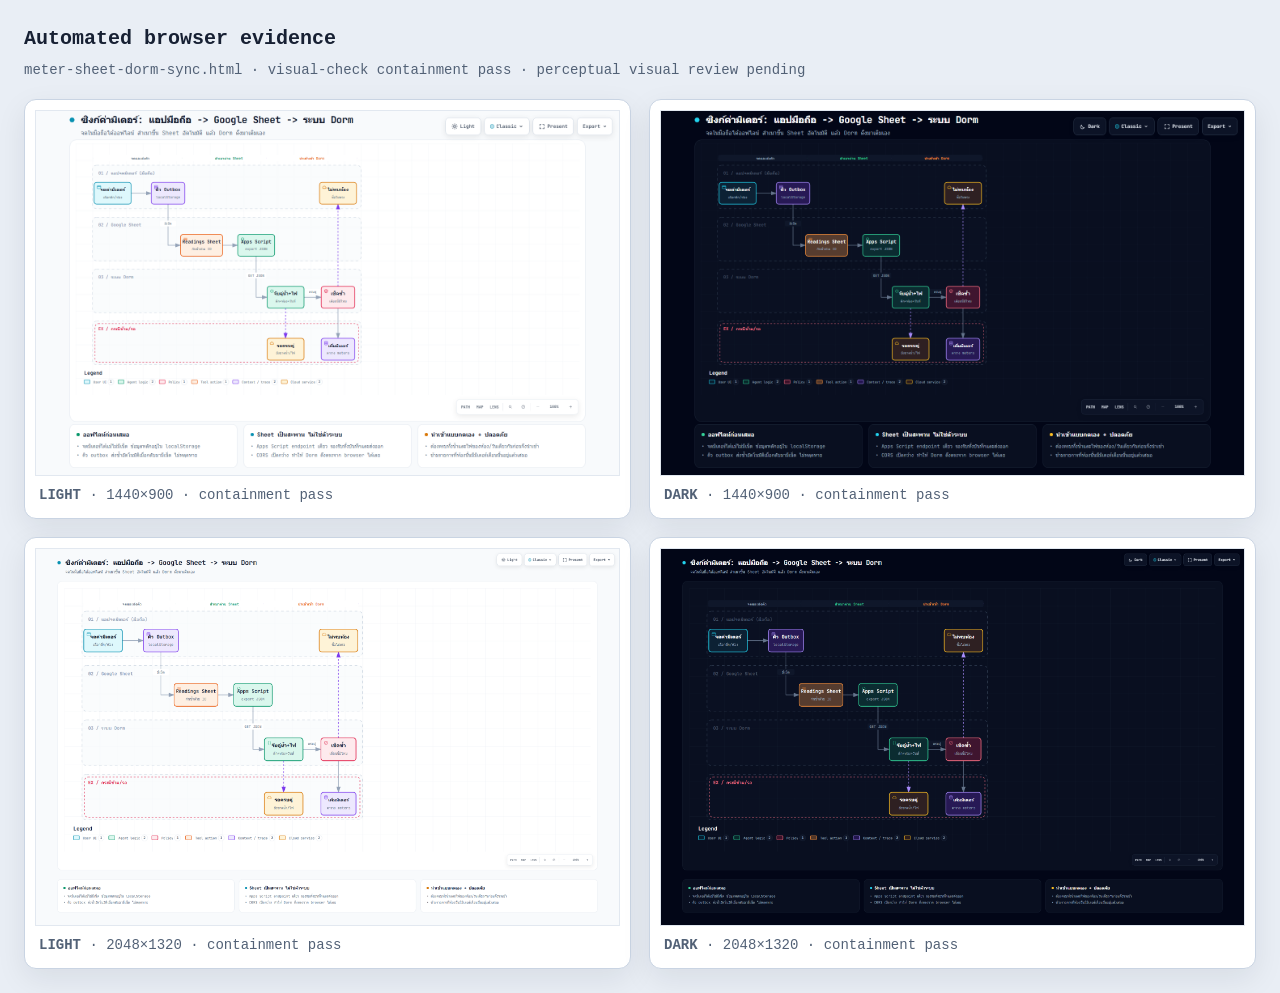
<file: diagrams/meter-sheet-dorm-sync.visual-check.html>
<!doctype html>
<html lang="en">
<head>
<meta charset="utf-8">
<meta name="viewport" content="width=device-width,initial-scale=1">
<title>Archify automated browser evidence · meter-sheet-dorm-sync.html</title>
<style>
*{box-sizing:border-box}body{margin:0;padding:24px;background:#e9eef5;color:#172033;font:14px/1.5 ui-monospace,SFMono-Regular,Menlo,Consolas,monospace}header{max-width:1500px;margin:0 auto 18px}h1{margin:0 0 6px;font-size:20px}p{margin:0;color:#526176}.grid{max-width:1500px;margin:auto;display:grid;grid-template-columns:repeat(2,minmax(0,1fr));gap:18px}figure{margin:0;padding:10px;background:white;border:1px solid #c9d4e3;border-radius:12px;box-shadow:0 10px 30px rgba(15,23,42,.08)}img{display:block;width:100%;height:auto;border:1px solid #e2e8f0}figcaption{padding:9px 4px 2px;color:#526176}@media(max-width:900px){.grid{grid-template-columns:1fr}}
</style>
</head>
<body>
<header><h1>Automated browser evidence</h1><p>meter-sheet-dorm-sync.html · visual-check containment pass · perceptual visual review pending</p></header>
<main class="grid">
      <figure>
        <img src="meter-sheet-dorm-sync.visual-check.1440x900.light.png" alt="light 1440 by 900">
        <figcaption><strong>LIGHT</strong> · 1440×900 · containment pass</figcaption>
      </figure>
      <figure>
        <img src="meter-sheet-dorm-sync.visual-check.1440x900.dark.png" alt="dark 1440 by 900">
        <figcaption><strong>DARK</strong> · 1440×900 · containment pass</figcaption>
      </figure>
      <figure>
        <img src="meter-sheet-dorm-sync.visual-check.2048x1320.light.png" alt="light 2048 by 1320">
        <figcaption><strong>LIGHT</strong> · 2048×1320 · containment pass</figcaption>
      </figure>
      <figure>
        <img src="meter-sheet-dorm-sync.visual-check.2048x1320.dark.png" alt="dark 2048 by 1320">
        <figcaption><strong>DARK</strong> · 2048×1320 · containment pass</figcaption>
      </figure>
</main>
</body>
</html>
</file>
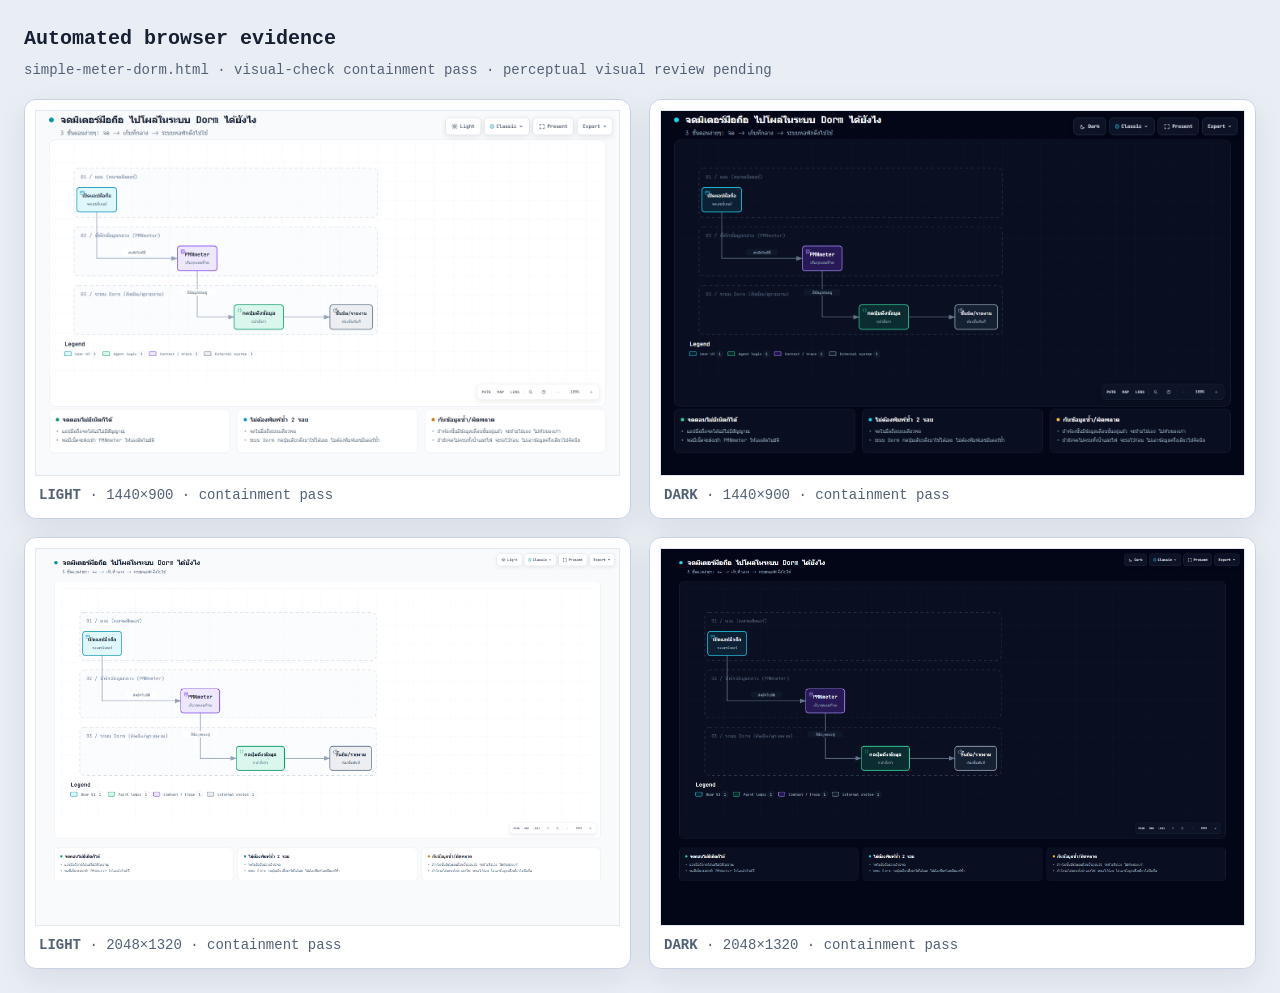
<file: diagrams/simple-meter-dorm.visual-check.html>
<!doctype html>
<html lang="en">
<head>
<meta charset="utf-8">
<meta name="viewport" content="width=device-width,initial-scale=1">
<title>Archify automated browser evidence · simple-meter-dorm.html</title>
<style>
*{box-sizing:border-box}body{margin:0;padding:24px;background:#e9eef5;color:#172033;font:14px/1.5 ui-monospace,SFMono-Regular,Menlo,Consolas,monospace}header{max-width:1500px;margin:0 auto 18px}h1{margin:0 0 6px;font-size:20px}p{margin:0;color:#526176}.grid{max-width:1500px;margin:auto;display:grid;grid-template-columns:repeat(2,minmax(0,1fr));gap:18px}figure{margin:0;padding:10px;background:white;border:1px solid #c9d4e3;border-radius:12px;box-shadow:0 10px 30px rgba(15,23,42,.08)}img{display:block;width:100%;height:auto;border:1px solid #e2e8f0}figcaption{padding:9px 4px 2px;color:#526176}@media(max-width:900px){.grid{grid-template-columns:1fr}}
</style>
</head>
<body>
<header><h1>Automated browser evidence</h1><p>simple-meter-dorm.html · visual-check containment pass · perceptual visual review pending</p></header>
<main class="grid">
      <figure>
        <img src="simple-meter-dorm.visual-check.1440x900.light.png" alt="light 1440 by 900">
        <figcaption><strong>LIGHT</strong> · 1440×900 · containment pass</figcaption>
      </figure>
      <figure>
        <img src="simple-meter-dorm.visual-check.1440x900.dark.png" alt="dark 1440 by 900">
        <figcaption><strong>DARK</strong> · 1440×900 · containment pass</figcaption>
      </figure>
      <figure>
        <img src="simple-meter-dorm.visual-check.2048x1320.light.png" alt="light 2048 by 1320">
        <figcaption><strong>LIGHT</strong> · 2048×1320 · containment pass</figcaption>
      </figure>
      <figure>
        <img src="simple-meter-dorm.visual-check.2048x1320.dark.png" alt="dark 2048 by 1320">
        <figcaption><strong>DARK</strong> · 2048×1320 · containment pass</figcaption>
      </figure>
</main>
</body>
</html>
</file>
<file: style.css>
* { box-sizing: border-box; }
body {
  margin: 0;
  font-family: -apple-system, "Segoe UI", Roboto, "Sarabun", sans-serif;
  background: #f0f2f5;
  color: #1a1a1a;
  padding-bottom: 40px;
}
.topbar {
  background: #1565c0;
  color: #fff;
  padding: 14px 16px;
  display: flex;
  justify-content: space-between;
  align-items: center;
  position: sticky;
  top: 0;
  z-index: 10;
}
.topbar h1 { font-size: 18px; margin: 0; }
.badge {
  background: rgba(255,255,255,0.2);
  padding: 4px 8px;
  border-radius: 12px;
  font-size: 11px;
}
.badge.offline-now { background: #d32f2f; }

.tabs {
  display: flex;
  background: #fff;
  border-bottom: 1px solid #ddd;
  position: sticky;
  top: 50px;
  z-index: 9;
  overflow-x: auto;
}
.tab-btn {
  flex: 1;
  padding: 12px 6px;
  border: none;
  background: none;
  font-size: 13px;
  color: #666;
  cursor: pointer;
  white-space: nowrap;
}
.tab-btn.active {
  color: #1565c0;
  font-weight: bold;
  border-bottom: 3px solid #1565c0;
}
a.tab-btn {
  text-decoration: none;
  display: flex;
  align-items: center;
  justify-content: center;
}

main { padding: 12px; max-width: 640px; margin: 0 auto; }
.tab-content { display: none; }
.tab-content.active { display: block; }

.card {
  background: #fff;
  border-radius: 10px;
  padding: 16px;
  margin-bottom: 14px;
  box-shadow: 0 1px 3px rgba(0,0,0,0.1);
}
.card h2 { font-size: 16px; margin: 0 0 12px; }

label { display: block; font-size: 13px; color: #555; margin: 10px 0 4px; }
input, select {
  width: 100%;
  padding: 10px;
  font-size: 15px;
  border: 1px solid #ccc;
  border-radius: 8px;
  background: #fafafa;
}
input:focus, select:focus { outline: none; border-color: #1565c0; background: #fff; }

.btn-primary, .btn-secondary, .btn-danger {
  width: 100%;
  padding: 13px;
  margin-top: 14px;
  font-size: 15px;
  border: none;
  border-radius: 8px;
  cursor: pointer;
  font-weight: 600;
}
.btn-primary { background: #1565c0; color: #fff; }
.btn-secondary { background: #e3e8ef; color: #1a1a1a; }
.btn-danger { background: #ffe3e3; color: #c62828; }
.file-label {
  display: block;
  text-align: center;
  width: 100%;
  padding: 13px;
  margin-top: 14px;
  font-size: 15px;
  border-radius: 8px;
  background: #e3e8ef;
  cursor: pointer;
  font-weight: 600;
}

.prev-info {
  background: #eef4fc;
  border-radius: 8px;
  padding: 10px;
  margin-top: 10px;
  font-size: 13px;
  color: #333;
  display: none;
}
.calc-preview {
  background: #e8f5e9;
  border-radius: 8px;
  padding: 10px;
  margin-top: 10px;
  font-size: 14px;
  display: none;
}
.calc-preview b { color: #2e7d32; }

.same-day-warning {
  background: #fff3cd;
  border: 1px solid #ffcc02;
  border-radius: 8px;
  padding: 10px;
  margin-top: 10px;
  font-size: 13px;
  color: #7a5c00;
  display: none;
}

/* ===== หน้าบันทึก: เลือกตึก/ค้นหาห้อง/เลือกประเภท ===== */
.building-filter {
  display: flex;
  gap: 8px;
  flex-wrap: wrap;
}
.building-btn {
  flex: 1;
  min-width: 80px;
  padding: 10px 8px;
  font-size: 14px;
  font-weight: 500;
  border: 1px solid #d0d5dc;
  border-radius: 8px;
  background: #f7f8fa;
  color: #1a1a1a;
  cursor: pointer;
  font-family: inherit;
}
.building-btn.active {
  background: #1565c0;
  color: #fff;
  border-color: #1565c0;
}

.room-list {
  margin-top: 8px;
  max-height: 240px;
  overflow-y: auto;
  border: 1px solid #e1e4e8;
  border-radius: 8px;
}
.room-row {
  display: flex;
  align-items: center;
  justify-content: space-between;
  padding: 12px 14px;
  border-bottom: 1px solid #e1e4e8;
  cursor: pointer;
  font-size: 15px;
}
.room-row:last-child { border-bottom: none; }
.room-row:hover { background: #f5f7fa; }
.room-row.selected { background: #eef4fc; font-weight: 600; }
.room-row .room-name { font-weight: 600; }
.room-row .room-meta { font-size: 12px; color: #6b7280; font-weight: 400; }
.room-row mark { background: #fff176; color: inherit; border-radius: 2px; padding: 0 1px; }
.no-room-match { padding: 20px; text-align: center; color: #6b7280; font-size: 14px; }

.type-toggle { display: flex; gap: 10px; }
.type-btn {
  flex: 1;
  padding: 16px 10px;
  font-size: 16px;
  font-weight: 600;
  border: 2px solid #d0d5dc;
  border-radius: 10px;
  background: #fff;
  color: #6b7280;
  cursor: pointer;
  display: flex;
  flex-direction: column;
  align-items: center;
  gap: 4px;
  font-family: inherit;
}
.type-btn .icon { font-size: 22px; }
.type-btn.active.water { border-color: #1976d2; background: #e3f2fd; color: #1565c0; }
.type-btn.active.electric { border-color: #f9a825; background: #fff8e1; color: #c77800; }
.type-btn:disabled { opacity: 0.4; cursor: not-allowed; }

.selection-summary {
  margin-top: 16px;
  padding: 14px;
  border-radius: 10px;
  background: #eef4fc;
  border: 1px solid #c7ddf5;
  display: none;
}
.selection-summary.show { display: block; }
.selection-summary .headline { font-size: 17px; font-weight: 700; color: #1565c0; }
.selection-summary .prev-line { margin-top: 6px; font-size: 14px; color: #333; }
.selection-summary .prev-line b { font-size: 16px; }

.list { margin-top: 10px; }
.list-item {
  display: flex;
  justify-content: space-between;
  align-items: center;
  padding: 10px 0;
  border-bottom: 1px solid #eee;
  font-size: 14px;
}
.list-item:last-child { border-bottom: none; }
.list-item .meta { color: #777; font-size: 12px; }
.list-item .del-btn {
  background: none;
  border: none;
  color: #c62828;
  font-size: 18px;
  cursor: pointer;
  padding: 4px 8px;
}
.hint { color: #777; font-size: 13px; margin-top: 0; }

.toast {
  position: fixed;
  bottom: 20px;
  left: 50%;
  transform: translateX(-50%) translateY(100px);
  background: #323232;
  color: #fff;
  padding: 10px 20px;
  border-radius: 20px;
  font-size: 13px;
  transition: transform 0.3s;
  z-index: 100;
}
.toast.show { transform: translateX(-50%) translateY(0); }

/* ===== QR scan FAB ===== */
.qr-fab {
  position: fixed;
  right: 18px;
  bottom: 24px;
  width: 58px;
  height: 58px;
  border-radius: 50%;
  border: none;
  background: #1565c0;
  color: #fff;
  font-size: 26px;
  box-shadow: 0 3px 10px rgba(0,0,0,0.3);
  cursor: pointer;
  z-index: 50;
}
.qr-fab:active { transform: scale(0.95); }

/* ===== QR scan modal ===== */
.qr-scan-modal {
  display: none;
  position: fixed;
  inset: 0;
  background: rgba(0,0,0,0.85);
  z-index: 200;
  align-items: center;
  justify-content: center;
}
.qr-scan-modal.show { display: flex; }
.qr-scan-box {
  width: 92%;
  max-width: 420px;
  background: #111;
  border-radius: 12px;
  padding: 14px;
  text-align: center;
}
.qr-scan-box video {
  width: 100%;
  border-radius: 8px;
  background: #000;
}
.qr-scan-status {
  color: #fff;
  font-size: 14px;
  margin: 10px 0;
  min-height: 20px;
}
.qr-scan-box .btn-secondary { margin-top: 4px; }

/* ===== QR per-room list (จัดการมิเตอร์/ห้อง) ===== */
.qr-room-list {
  display: flex;
  flex-wrap: wrap;
  gap: 10px;
  margin-top: 10px;
}
.qr-room-item {
  width: 140px;
  border: 1px solid #e1e4e8;
  border-radius: 8px;
  padding: 8px;
  text-align: center;
  font-size: 12px;
}
.qr-room-label { line-height: 1.4; margin-bottom: 6px; }
.qr-room-code { display: flex; justify-content: center; }
.qr-dl-btn { width: 100%; margin-top: 8px; padding: 6px; font-size: 13px; }
</file>
